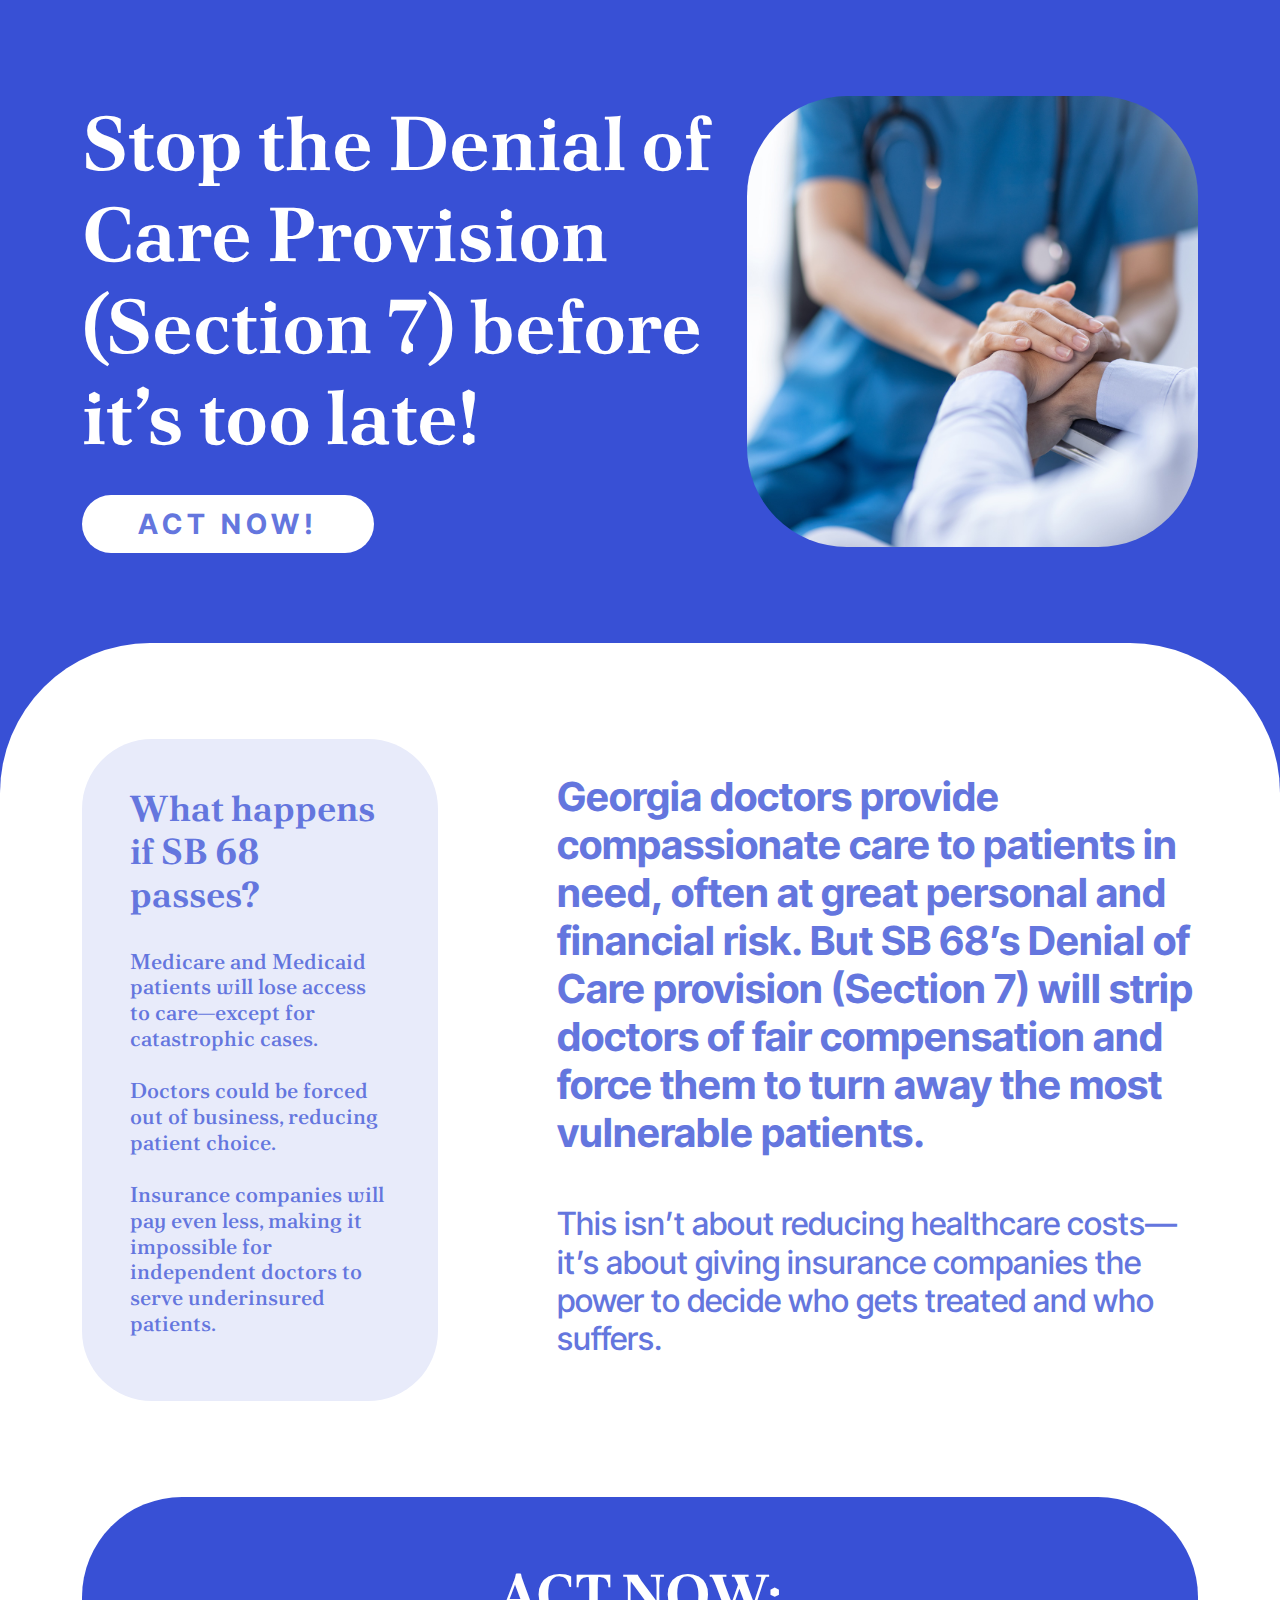
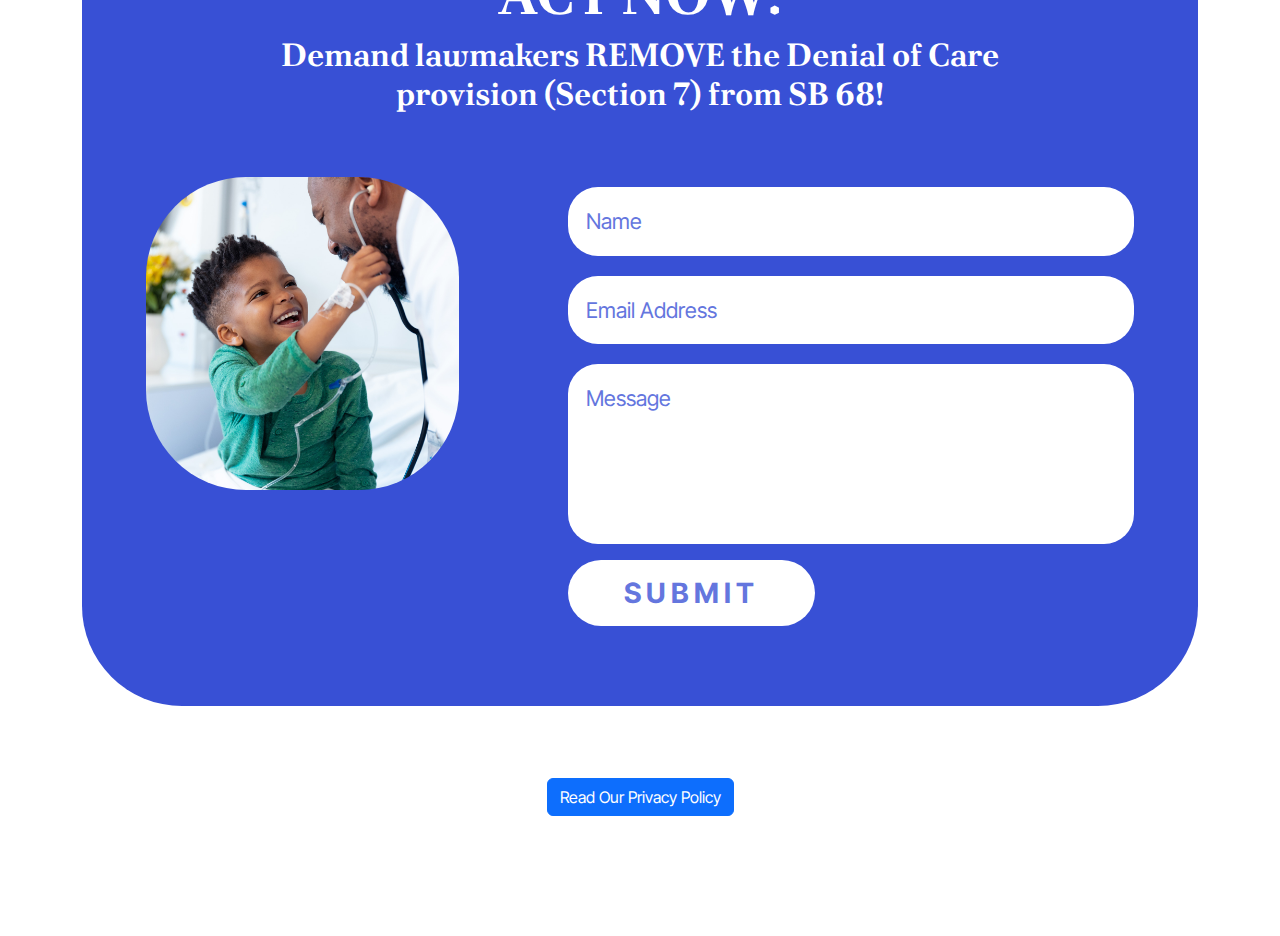
<file: index.html>
<!DOCTYPE html>
<html lang="en">

<head>

    <meta charset="UTF-8">
    <meta name="viewport" content="width=device-width, initial-scale=1.0">
    
    <title>Stop Denial of Care provision</title>

    <!-- Jquery -->
    <script src="https://code.jquery.com/jquery-3.6.0.min.js"></script>
    <!-- Bootstrap -->
    <link href="https://cdn.jsdelivr.net/npm/bootstrap@5.3.0/dist/css/bootstrap.min.css" rel="stylesheet">
    <link rel="stylesheet" href="css/style.css">
</head>

<body>
    
    <section class="py-5">
        <div class="container py-5">
            <div class="row align-items-center">
                <div class="col-md-7 order-md-0 order-1">
                    <h2 class="hero-heading">Stop the Denial of Care Provision (Section 7) before it’s too late!</h2>
                    <a href="#form" class="hero-btn">Act Now!</a>
                </div>
                <div class="col-md-5 order-md-1 order-0 mb-5 mb-md-0">
                    <img src="images/Nurse.jpg" alt="Nurse" class="hero-image">
                </div>
            </div>
        </div>
    </section>


    <section class="white-section py-5">
        <div class="py-5">

            <div class="container text-blue">
                <div class="row justify-content-between align-items-center">
                    <div class="col-lg-4 col-md-5 order-md-0 order-1">
                        <div class="text-box">
                            <h3>What happens if SB 68 passes?</h3>
                            
                            <p>
                                Medicare and Medicaid patients will lose access to care—except for catastrophic cases. 
                                
                                <br><br>
                                
                                Doctors could be forced out of business, reducing patient choice. 
                                
                                <br><br>

                                Insurance companies will pay even less, making it impossible for independent doctors to serve underinsured patients.
                            </p>
                        </div>
                    </div>
                    <div class="col-lg-7 col-md-7 order-md-1 order-0 mb-5 mb-md-0">
                        <h1 style="font-weight: bold;" class="mb-5">Georgia doctors provide compassionate care to patients in need, often at great personal and financial risk. But SB 68’s Denial of Care provision (Section 7) will strip doctors of fair compensation and force them to turn away the most vulnerable patients.</h1>
                        <h2 style="font-weight: 500;">This isn’t about reducing healthcare costs—it’s about giving insurance companies the power to decide who gets treated and who suffers.</h2>
                    </div>
                </div>
            </div>

            <div class="container py-5">
                <div class="row mt-5">
                    <div class="col-sm-12">
                        <div class="form-wrapper" id="form">
                            <h1>ACT NOW:</h1>
                            <h2>Demand lawmakers REMOVE the Denial of Care provision (Section 7) from SB 68!</h2>

                            <div class="row justify-content-between">
                                <div class="col-md-4">
                                    <img src="images/Child.jpg" alt="Child" class="image-radius">
                                </div>

                                <div class="col-md-7">
                                    <form id="contact-form">
                                        <input type="text" id="name" name="name" placeholder="Name" required>
                                        <input type="email" id="email" name="email" placeholder="Email Address" required>
                                        <textarea id="message" name="message" placeholder="Message" required></textarea>
                                        <button type="submit">SUBMIT</button>
                                        <p id="form-message"></p>
                                    </form>

                                    
                                </div>
                            </div>
                        </div>
                    </div>
                </div>
            </div>
            <div class="container text-center py-4">
                <a href="privacy-policy.html" class="btn btn-primary">Read Our Privacy Policy</a>
            </div>


        </div>
    </section>

    <script>
        $(document).ready(function () {
            $("#contact-form").submit(function (e) {
                e.preventDefault(); // Prevent default form submission
                
                let formData = $(this).serialize(); // Serialize form data
                console.log(formData)
                $.ajax({
                    type: "POST",
                    url: "send_email.php",
                    data: formData,
                    success: function (response) {
                        $("#form-message").text(response);
                        $("#contact-form")[0].reset(); // Reset form on success
                    },
                    error: function () {
                        $("#form-message").text("Error sending message.");
                    }
                });
            });
        });
    </script>



    <script src="https://cdn.jsdelivr.net/npm/bootstrap@5.3.0/dist/js/bootstrap.bundle.min.js"></script>
</body>

</html>
</file>
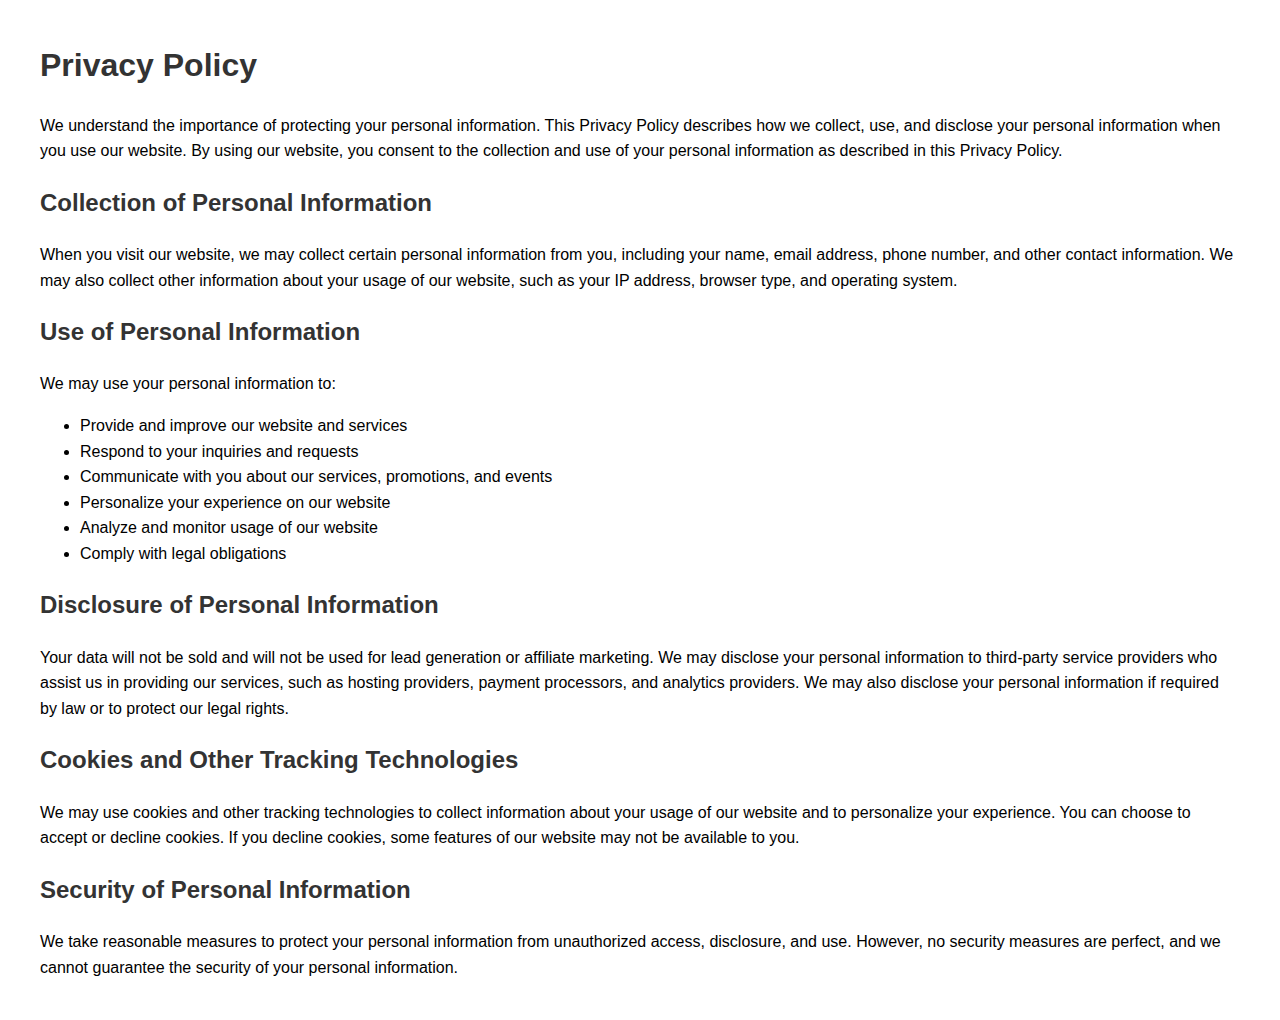
<file: privacy-policy.html>
<!DOCTYPE html>
<html lang="en">
<head>
    <meta charset="UTF-8">
    <meta name="viewport" content="width=device-width, initial-scale=1.0">
    <title>Privacy Policy</title>
    <style>
        body {
            font-family: Arial, sans-serif;
            line-height: 1.6;
            margin: 40px;
        }
        h1, h2 {
            color: #333;
        }
    </style>
</head>
<body>
    <h1>Privacy Policy</h1>
    <p>We understand the importance of protecting your personal information. This Privacy Policy describes how we collect, use, and disclose your personal information when you use our website. By using our website, you consent to the collection and use of your personal information as described in this Privacy Policy.</p>
    
    <h2>Collection of Personal Information</h2>
    <p>When you visit our website, we may collect certain personal information from you, including your name, email address, phone number, and other contact information. We may also collect other information about your usage of our website, such as your IP address, browser type, and operating system.</p>
    
    <h2>Use of Personal Information</h2>
    <p>We may use your personal information to:</p>
    <ul>
        <li>Provide and improve our website and services</li>
        <li>Respond to your inquiries and requests</li>
        <li>Communicate with you about our services, promotions, and events</li>
        <li>Personalize your experience on our website</li>
        <li>Analyze and monitor usage of our website</li>
        <li>Comply with legal obligations</li>
    </ul>
    
    <h2>Disclosure of Personal Information</h2>
    <p>Your data will not be sold and will not be used for lead generation or affiliate marketing. We may disclose your personal information to third-party service providers who assist us in providing our services, such as hosting providers, payment processors, and analytics providers. We may also disclose your personal information if required by law or to protect our legal rights.</p>
    
    <h2>Cookies and Other Tracking Technologies</h2>
    <p>We may use cookies and other tracking technologies to collect information about your usage of our website and to personalize your experience. You can choose to accept or decline cookies. If you decline cookies, some features of our website may not be available to you.</p>
    
    <h2>Security of Personal Information</h2>
    <p>We take reasonable measures to protect your personal information from unauthorized access, disclosure, and use. However, no security measures are perfect, and we cannot guarantee the security of your personal information.</p>
</body>
</html>
</file>
<file: css/style.css>
@import url('https://fonts.googleapis.com/css2?family=Inter+Tight:ital,wght@0,100..900;1,100..900&family=Poltawski+Nowy:ital,wght@0,400..700;1,400..700&display=swap');

/* <weight>: Use a value from 400 to 700
 <uniquifier>: Use a unique and descriptive class name
*/

html, body{
    scroll-behavior: smooth;
}
.poltawski-nowy-uniquifier {
  font-family: "Poltawski Nowy", serif;
  font-optical-sizing: auto;
  font-weight: weight;
  font-style: normal;
}

/* <weight>: Use a value from 100 to 900
 <uniquifier>: Use a unique and descriptive class name
*/
.inter-tight-uniquifier {
  font-family: "Inter Tight", serif;
  font-optical-sizing: auto;
  font-weight: weight;
  font-style: normal;
}

/* General Styling */
body {
    font-family: "Inter Tight", serif;
    font-weight: 400;
    font-style: normal;
    margin: 0;
    padding: 0;
    box-sizing: border-box;
    background-color: #3850D5;
    color: #fff;
}

img {
    max-width: 100%;
}


.hero-heading{
    font-size: 4.75rem;
    font-family: "Poltawski Nowy", serif;
    font-weight: bold;
    margin-bottom: 2.5rem;
}

.hero-image, .image-radius{
    border-radius: 100px;
}

.hero-btn{
    background: #fff;
    color: #6476DE;
    padding: 0.75rem 3.5rem;
    text-decoration: none !important;
    border-radius: 45px;
    font-size: 1.75rem;
    letter-spacing: 5px;
    text-transform: uppercase;
    font-family: "Inter Tight", serif;
    font-weight: bold;
    transition: 0.3s;
}

.hero-btn:hover{
    background: #6476DE;
    color: #fff;
}

.white-section{
    background: #fff;
    border-top-left-radius: 150px;
    border-top-right-radius: 150px;
}

.text-blue{
    color: #6476DE;
}

.text-box{
    background: #E8EBFA;
    padding: 3rem;
    border-radius: 70px;
}

.text-box h3{
    font-family: "Poltawski Nowy", serif;
    font-weight: bold;
    font-size: 2.25rem;
    margin-bottom: 2rem;
}

.text-box p{
    font-family: "Poltawski Nowy", serif;
    font-weight: 500;
    font-size: 1.35rem;
    line-height: 1.2;
}


/* form */

.form-wrapper{
    background-color: #3850D5;
    padding: 4rem;  
    border-radius: 100px;
}

.form-wrapper h1{
    font-size: 3.5rem;
    text-align: center;
    font-family: "Poltawski Nowy", serif;
    font-weight: bold;
}

.form-wrapper h2{
    font-size: 2rem;
    text-align: center;
    font-family: "Poltawski Nowy", serif;
    font-weight: bold;
    max-width: 750px;
    margin: auto;
    margin-bottom: 4rem;
}

input, textarea {
    width: 100%;
    padding: 18px;
    margin: 10px 0;
    border: none;
    border-radius: 30px;
    font-size: 1.35rem;
}

textarea{
    height: 180px;
    resize: none;
}

input:focus, textarea:focus {
    outline: none;
}

input::placeholder, textarea::placeholder{
    color: #6476DE;
}

button {
    background: #fff;
    border: none !important;
    outline: none !important;
    color: #6476DE;
    padding: 0.75rem 3.5rem;
    text-decoration: none !important;
    border-radius: 45px;
    font-size: 1.75rem;
    letter-spacing: 5px;
    text-transform: uppercase;
    font-family: "Inter Tight", serif;
    font-weight: bold;
    transition: 0.3s;
}

button:hover {
    background: #6476DE;
    color: #fff;
}

#form-message {
    margin-top: 10px;
    color: white;
    font-size: 18px;
}

@media (max-width: 1080px) {
    .hero-heading{
        font-size: 3.75rem;
    }
    .text-box {
        padding: 3rem 2rem;
    }
}

@media (max-width: 992px) {
    .hero-heading{
        font-size: 2.75rem;
    }
    .text-box {
        padding: 3rem 2rem;
    }
}
</file>
